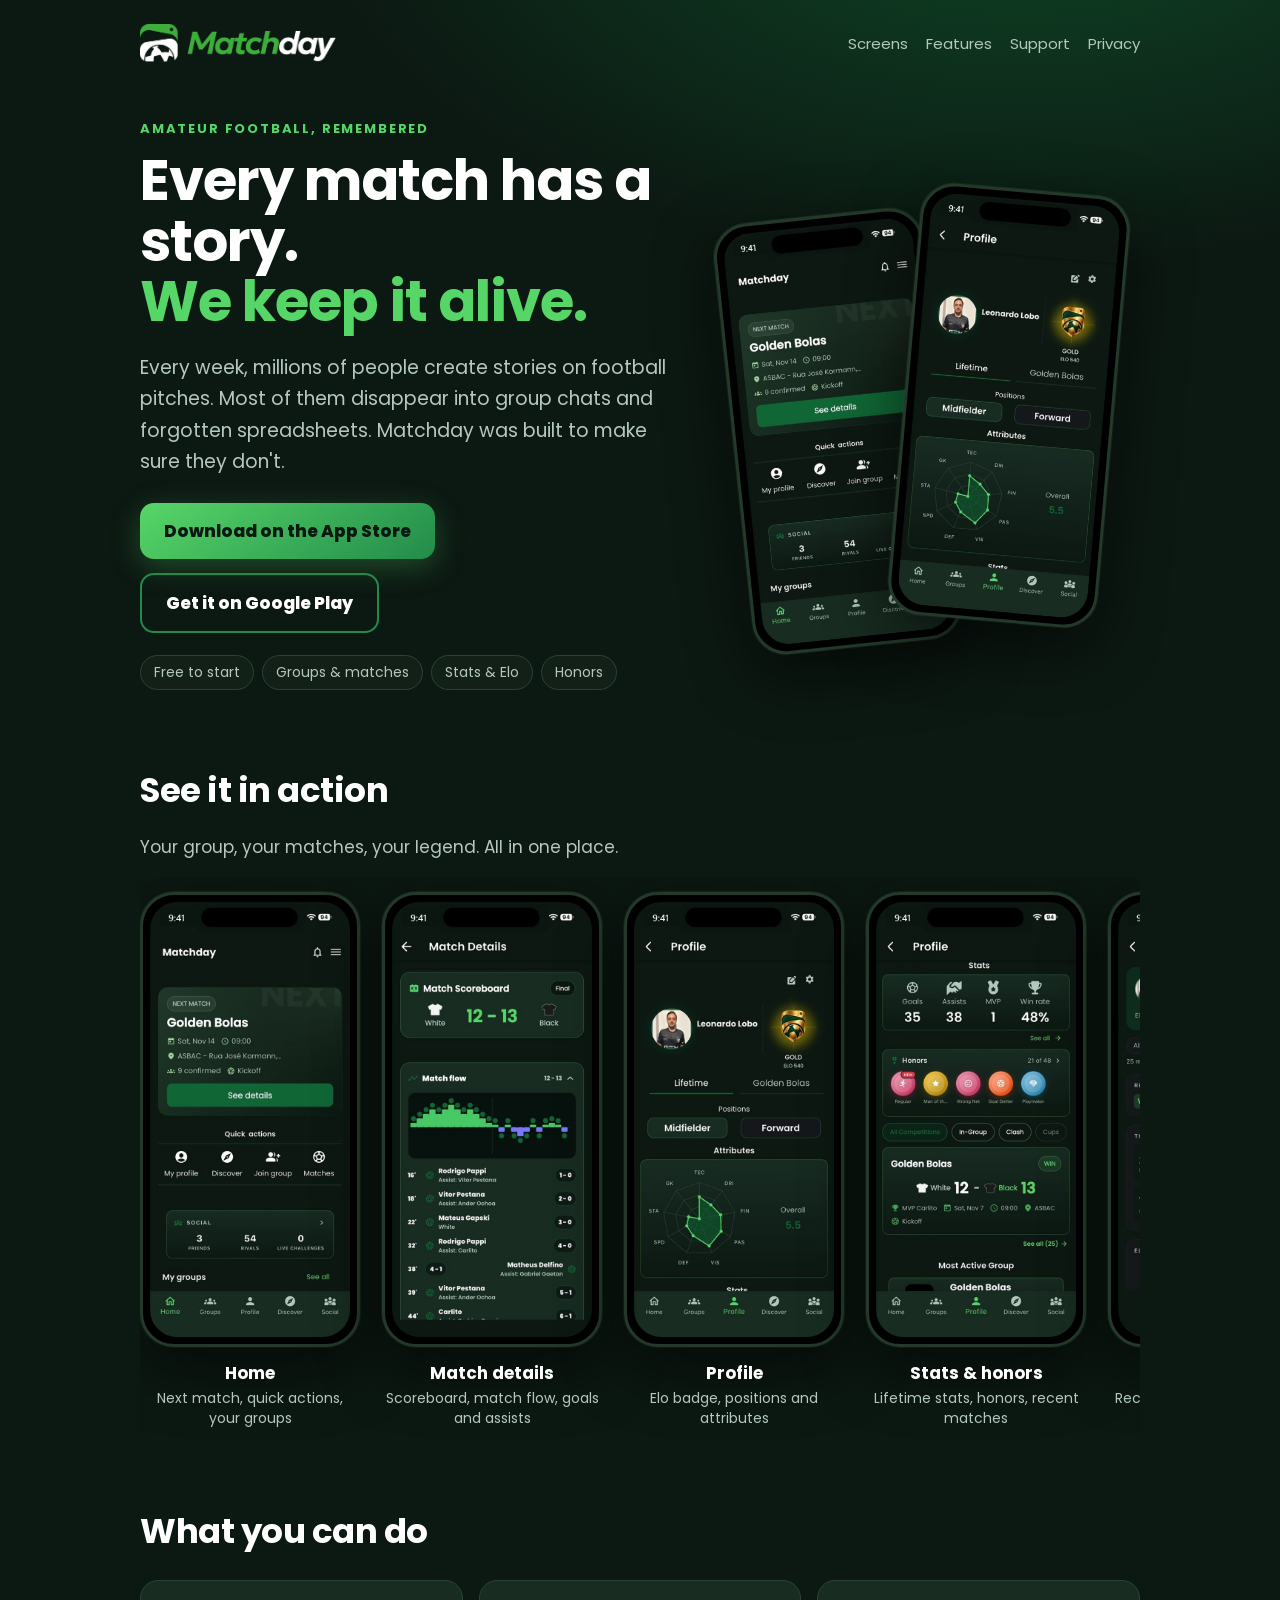
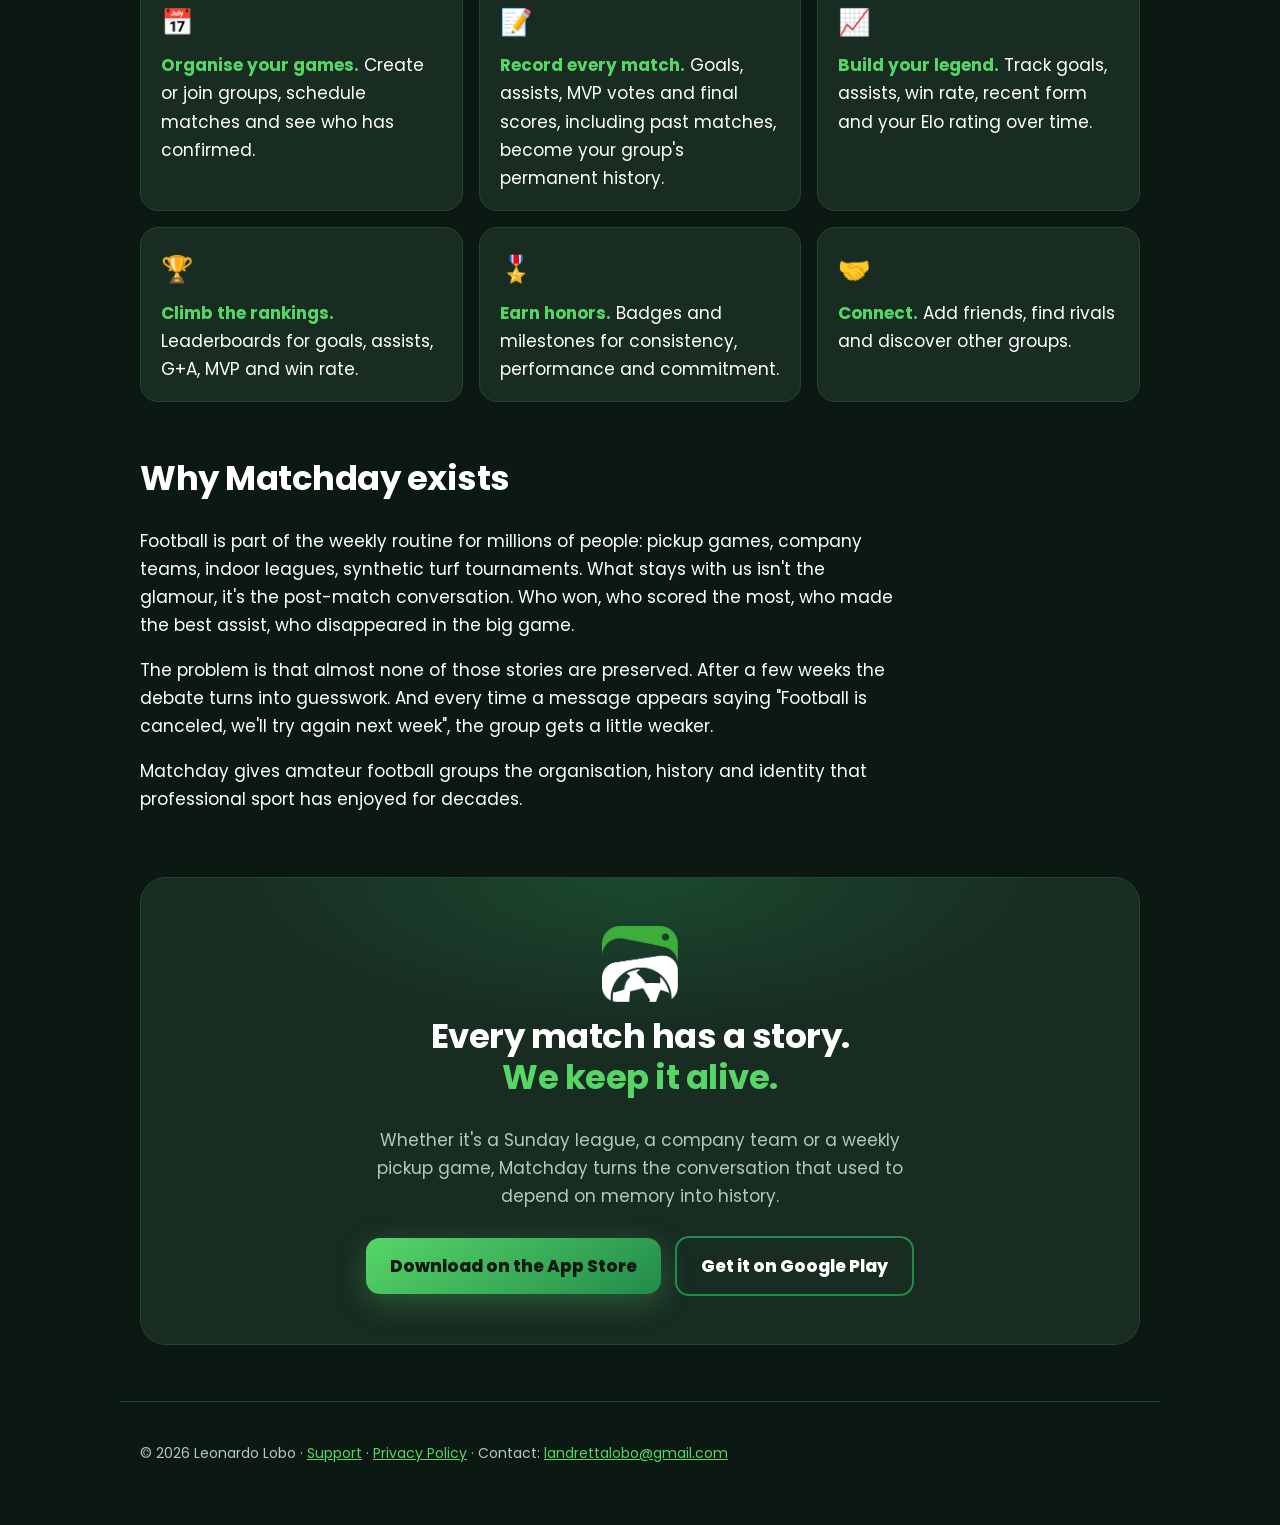
<file: index.html>
<!doctype html>
<html lang="en"><head><meta charset="utf-8"><meta name="viewport" content="width=device-width,initial-scale=1">
<title>Matchday: Amateur Football</title>
<meta name="description" content="Every match has a story. We keep it alive. Organise your games, record every match and build your football history.">
<meta name="theme-color" content="#0b140f">
<meta property="og:title" content="Matchday: Amateur Football">
<meta property="og:description" content="Every match has a story. We keep it alive.">
<meta property="og:image" content="https://loboleo1994.github.io/matchday/og-card.png">
<meta property="og:image:width" content="1200"><meta property="og:image:height" content="630">
<meta property="og:type" content="website"><meta property="og:url" content="https://loboleo1994.github.io/matchday/">
<meta name="twitter:card" content="summary_large_image"><meta name="twitter:image" content="https://loboleo1994.github.io/matchday/og-card.png">
<link rel="icon" type="image/png" href="icon.png"><link rel="apple-touch-icon" href="icon.png">
<link rel="preconnect" href="https://fonts.googleapis.com"><link rel="preconnect" href="https://fonts.gstatic.com" crossorigin>
<link href="https://fonts.googleapis.com/css2?family=Poppins:wght@400;500;600;700;800&display=swap" rel="stylesheet">
<link rel="stylesheet" href="style.css?v=4"></head><body>
<header class="site"><a class="brand" href="index.html"><img src="logo-horizontal.png" alt="Matchday" width="448" height="87"></a><nav><a href="#screens">Screens</a><a href="#features">Features</a><a href="support.html">Support</a><a href="privacy.html">Privacy</a></nav></header>
<main>

<section class="hero split">
  <div class="hero-copy">
    <p class="eyebrow">Amateur football, remembered</p>
    <h1>Every match has a story.<br><span>We keep it alive.</span></h1>
    <p class="lead">Every week, millions of people create stories on football pitches. Most of them disappear into group chats and forgotten spreadsheets. Matchday was built to make sure they don't.</p>
    <p class="cta"><a class="btn" href="https://apps.apple.com/us/app/matchday-amateur-football/id6829708307">Download on the App Store</a><a class="btn alt" href="https://play.google.com/store/apps/details?id=com.matchdayfootball.app">Get it on Google Play</a></p>
    <ul class="chips"><li>Free to start</li><li>Groups &amp; matches</li><li>Stats &amp; Elo</li><li>Honors</li></ul>
  </div>
  <div class="hero-art">
    <div class="phone tilt-l"><img src="shot6.jpg?v=2" alt="Matchday home screen" width="270" height="587"></div>
    <div class="phone tilt-r"><img src="shot5.jpg?v=2" alt="Matchday player profile with Elo badge" width="270" height="587"></div>
  </div>
</section>

<section id="screens">
  <h2>See it in action</h2>
  <p class="sub">Your group, your matches, your legend. All in one place.</p>
  <div class="gallery">
    <figure><div class="phone"><img loading="lazy" src="shot6.jpg?v=2" alt="Home screen" width="270" height="587"></div><figcaption>Home<small>Next match, quick actions, your groups</small></figcaption></figure>
    <figure><div class="phone"><img loading="lazy" src="shot7.jpg?v=2" alt="Match details" width="270" height="587"></div><figcaption>Match details<small>Scoreboard, match flow, goals and assists</small></figcaption></figure>
    <figure><div class="phone"><img loading="lazy" src="shot5.jpg?v=2" alt="Player profile" width="270" height="587"></div><figcaption>Profile<small>Elo badge, positions and attributes</small></figcaption></figure>
    <figure><div class="phone"><img loading="lazy" src="shot4.jpg?v=2" alt="Stats and honors" width="270" height="587"></div><figcaption>Stats &amp; honors<small>Lifetime stats, honors, recent matches</small></figcaption></figure>
    <figure><div class="phone"><img loading="lazy" src="shot1.jpg?v=2" alt="My performance" width="270" height="587"></div><figcaption>My performance<small>Recent form, win rate and Elo progression</small></figcaption></figure>
    <figure><div class="phone"><img loading="lazy" src="shot2.jpg?v=2" alt="Rankings" width="270" height="587"></div><figcaption>Rankings<small>Goals, assists, G+A, MVP and win rate</small></figcaption></figure>
    <figure><div class="phone"><img loading="lazy" src="shot3.jpg?v=2" alt="Honors" width="270" height="587"></div><figcaption>Honors<small>Badges for consistency and commitment</small></figcaption></figure>
  </div>
</section>

<section id="features">
  <h2>What you can do</h2>
  <div class="cards">
    <div class="card"><span class="ico">📅</span><b>Organise your games.</b> Create or join groups, schedule matches and see who has confirmed.</div>
    <div class="card"><span class="ico">📝</span><b>Record every match.</b> Goals, assists, MVP votes and final scores, including past matches, become your group's permanent history.</div>
    <div class="card"><span class="ico">📈</span><b>Build your legend.</b> Track goals, assists, win rate, recent form and your Elo rating over time.</div>
    <div class="card"><span class="ico">🏆</span><b>Climb the rankings.</b> Leaderboards for goals, assists, G+A, MVP and win rate.</div>
    <div class="card"><span class="ico">🎖️</span><b>Earn honors.</b> Badges and milestones for consistency, performance and commitment.</div>
    <div class="card"><span class="ico">🤝</span><b>Connect.</b> Add friends, find rivals and discover other groups.</div>
  </div>
</section>

<section class="story">
  <h2>Why Matchday exists</h2>
  <p>Football is part of the weekly routine for millions of people: pickup games, company teams, indoor leagues, synthetic turf tournaments. What stays with us isn't the glamour, it's the post-match conversation. Who won, who scored the most, who made the best assist, who disappeared in the big game.</p>
  <p>The problem is that almost none of those stories are preserved. After a few weeks the debate turns into guesswork. And every time a message appears saying "Football is canceled, we'll try again next week", the group gets a little weaker.</p>
  <p>Matchday gives amateur football groups the organisation, history and identity that professional sport has enjoyed for decades.</p>
</section>

<section class="band">
  <img class="band-icon" src="icon.png" alt="" width="668" height="668">
  <h2>Every match has a story.<br><span>We keep it alive.</span></h2>
  <p>Whether it's a Sunday league, a company team or a weekly pickup game, Matchday turns the conversation that used to depend on memory into history.</p>
  <p class="cta center"><a class="btn" href="https://apps.apple.com/us/app/matchday-amateur-football/id6829708307">Download on the App Store</a><a class="btn alt" href="https://play.google.com/store/apps/details?id=com.matchdayfootball.app">Get it on Google Play</a></p>
</section>

</main>
<footer>© 2026 Leonardo Lobo · <a href="support.html">Support</a> · <a href="privacy.html">Privacy Policy</a> · Contact: <a href="mailto:landrettalobo@gmail.com">landrettalobo@gmail.com</a></footer>
</body></html>
</file>
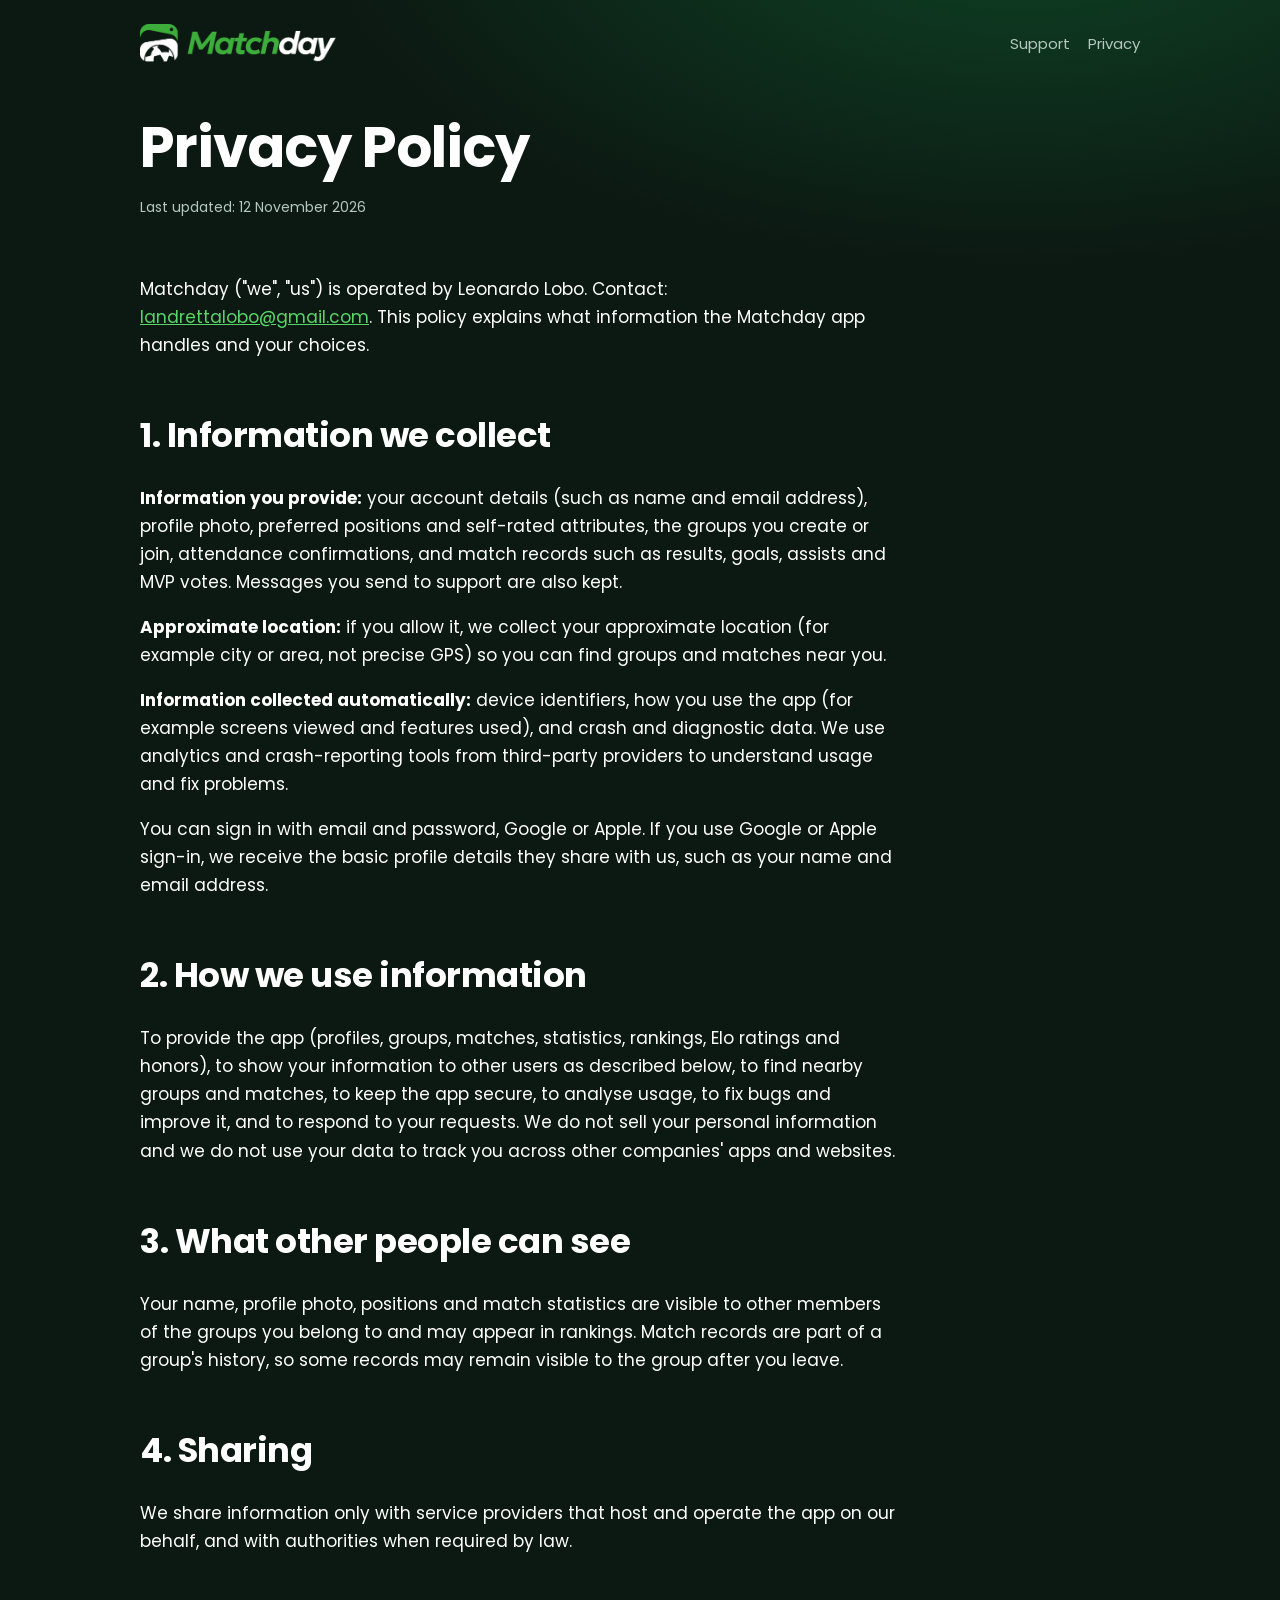
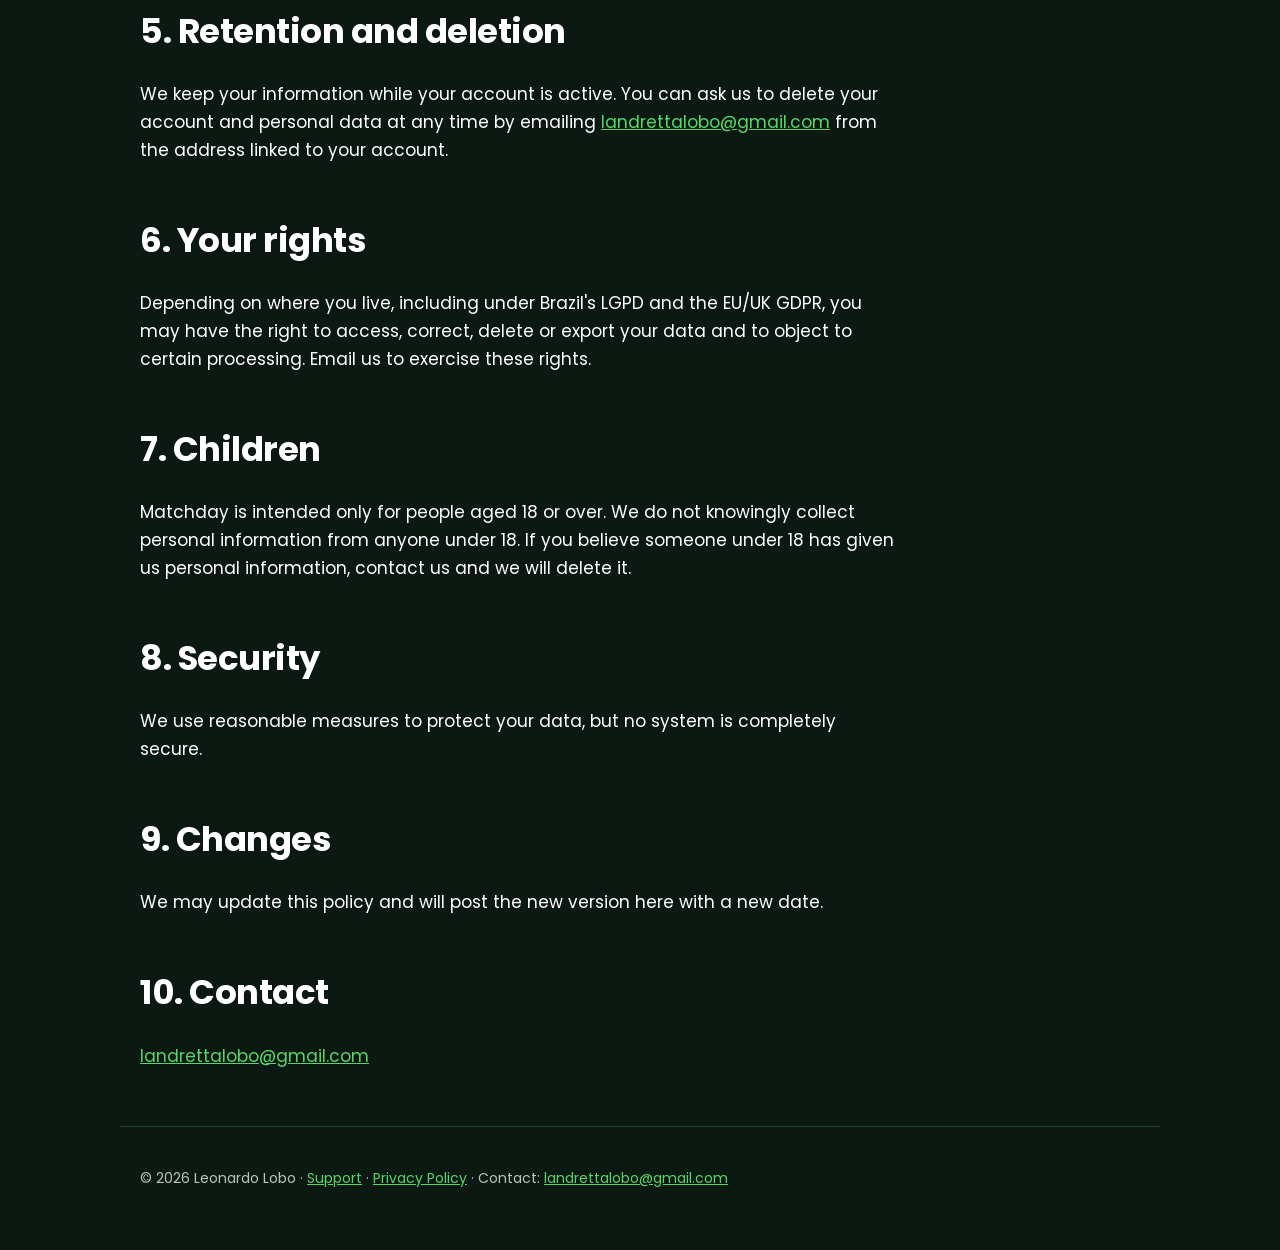
<file: privacy.html>
<!doctype html>
<html lang="en"><head><meta charset="utf-8"><meta name="viewport" content="width=device-width,initial-scale=1">
<title>Matchday Privacy Policy</title>
<meta name="description" content="Privacy policy for Matchday: Amateur Football.">
<link rel="icon" type="image/png" href="icon.png"><link rel="apple-touch-icon" href="icon.png">
<link rel="preconnect" href="https://fonts.googleapis.com"><link rel="preconnect" href="https://fonts.gstatic.com" crossorigin>
<link href="https://fonts.googleapis.com/css2?family=Poppins:wght@400;500;600;700;800&display=swap" rel="stylesheet">
<link rel="stylesheet" href="style.css?v=3"></head><body>
<header><a class="brand" href="index.html"><img src="logo-horizontal.png" alt="Matchday" width="448" height="87"></a><nav><a href="support.html">Support</a><a href="privacy.html">Privacy</a></nav></header>
<main>
<section class="hero"><h1>Privacy Policy</h1><p class="updated">Last updated: 12 November 2026</p></section>
<p>Matchday ("we", "us") is operated by Leonardo Lobo. Contact: <a href="mailto:landrettalobo@gmail.com">landrettalobo@gmail.com</a>. This policy explains what information the Matchday app handles and your choices.</p>

<h2>1. Information we collect</h2>
<p><b>Information you provide:</b> your account details (such as name and email address), profile photo, preferred positions and self-rated attributes, the groups you create or join, attendance confirmations, and match records such as results, goals, assists and MVP votes. Messages you send to support are also kept.</p>
<p><b>Approximate location:</b> if you allow it, we collect your approximate location (for example city or area, not precise GPS) so you can find groups and matches near you.</p>
<p><b>Information collected automatically:</b> device identifiers, how you use the app (for example screens viewed and features used), and crash and diagnostic data. We use analytics and crash-reporting tools from third-party providers to understand usage and fix problems.</p>
<p>You can sign in with email and password, Google or Apple. If you use Google or Apple sign-in, we receive the basic profile details they share with us, such as your name and email address.</p>

<h2>2. How we use information</h2>
<p>To provide the app (profiles, groups, matches, statistics, rankings, Elo ratings and honors), to show your information to other users as described below, to find nearby groups and matches, to keep the app secure, to analyse usage, to fix bugs and improve it, and to respond to your requests. We do not sell your personal information and we do not use your data to track you across other companies' apps and websites.</p>

<h2>3. What other people can see</h2>
<p>Your name, profile photo, positions and match statistics are visible to other members of the groups you belong to and may appear in rankings. Match records are part of a group's history, so some records may remain visible to the group after you leave.</p>

<h2>4. Sharing</h2>
<p>We share information only with service providers that host and operate the app on our behalf, and with authorities when required by law.</p>

<h2>5. Retention and deletion</h2>
<p>We keep your information while your account is active. You can ask us to delete your account and personal data at any time by emailing <a href="mailto:landrettalobo@gmail.com">landrettalobo@gmail.com</a> from the address linked to your account.</p>

<h2>6. Your rights</h2>
<p>Depending on where you live, including under Brazil's LGPD and the EU/UK GDPR, you may have the right to access, correct, delete or export your data and to object to certain processing. Email us to exercise these rights.</p>

<h2>7. Children</h2>
<p>Matchday is intended only for people aged 18 or over. We do not knowingly collect personal information from anyone under 18. If you believe someone under 18 has given us personal information, contact us and we will delete it.</p>

<h2>8. Security</h2>
<p>We use reasonable measures to protect your data, but no system is completely secure.</p>

<h2>9. Changes</h2>
<p>We may update this policy and will post the new version here with a new date.</p>

<h2>10. Contact</h2>
<p><a href="mailto:landrettalobo@gmail.com">landrettalobo@gmail.com</a></p>
</main>
<footer>© 2026 Leonardo Lobo · <a href="support.html">Support</a> · <a href="privacy.html">Privacy Policy</a> · Contact: <a href="mailto:landrettalobo@gmail.com">landrettalobo@gmail.com</a></footer>
</body></html>
</file>
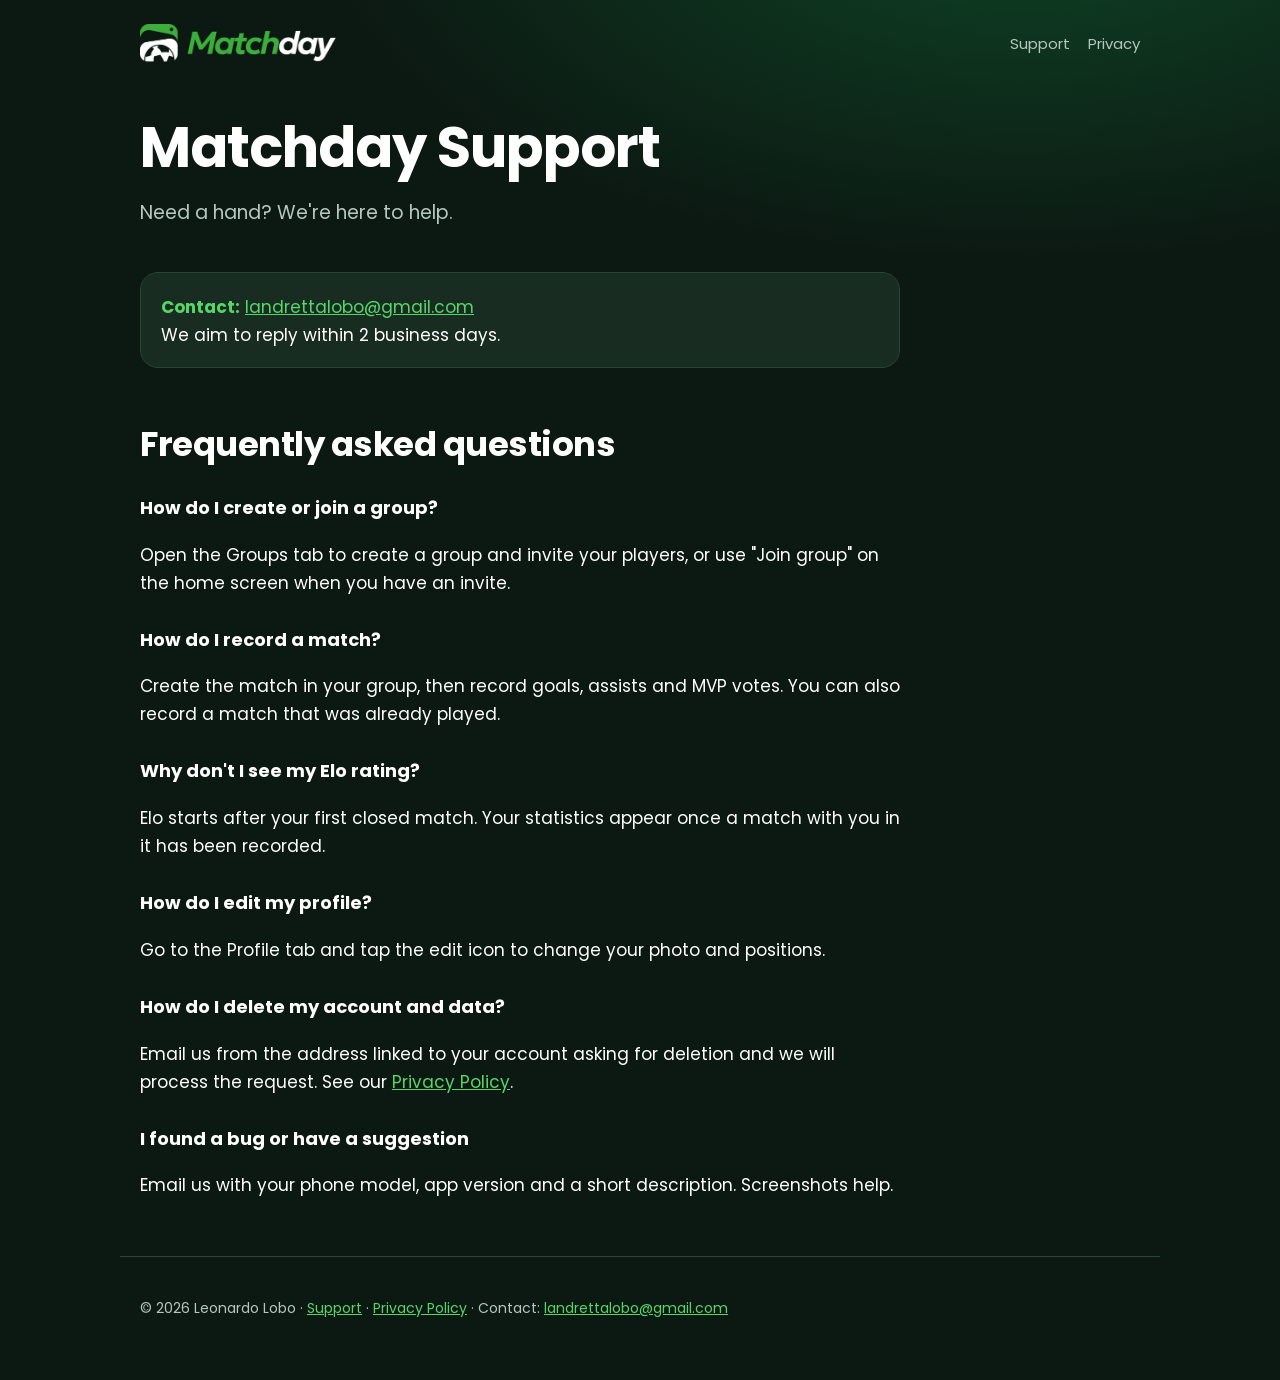
<file: support.html>
<!doctype html>
<html lang="en"><head><meta charset="utf-8"><meta name="viewport" content="width=device-width,initial-scale=1">
<title>Matchday Support</title>
<meta name="description" content="Get help with Matchday: Amateur Football.">
<link rel="icon" type="image/png" href="icon.png"><link rel="apple-touch-icon" href="icon.png">
<link rel="preconnect" href="https://fonts.googleapis.com"><link rel="preconnect" href="https://fonts.gstatic.com" crossorigin>
<link href="https://fonts.googleapis.com/css2?family=Poppins:wght@400;500;600;700;800&display=swap" rel="stylesheet">
<link rel="stylesheet" href="style.css?v=3"></head><body>
<header><a class="brand" href="index.html"><img src="logo-horizontal.png" alt="Matchday" width="448" height="87"></a><nav><a href="support.html">Support</a><a href="privacy.html">Privacy</a></nav></header>
<main>
<section class="hero"><h1>Matchday Support</h1><p class="lead">Need a hand? We're here to help.</p></section>
<div class="card"><b>Contact:</b> <a href="mailto:landrettalobo@gmail.com">landrettalobo@gmail.com</a><br>We aim to reply within 2 business days.</div>

<h2>Frequently asked questions</h2>
<h3>How do I create or join a group?</h3>
<p>Open the Groups tab to create a group and invite your players, or use "Join group" on the home screen when you have an invite.</p>
<h3>How do I record a match?</h3>
<p>Create the match in your group, then record goals, assists and MVP votes. You can also record a match that was already played.</p>
<h3>Why don't I see my Elo rating?</h3>
<p>Elo starts after your first closed match. Your statistics appear once a match with you in it has been recorded.</p>
<h3>How do I edit my profile?</h3>
<p>Go to the Profile tab and tap the edit icon to change your photo and positions.</p>
<h3>How do I delete my account and data?</h3>
<p>Email us from the address linked to your account asking for deletion and we will process the request. See our <a href="privacy.html">Privacy Policy</a>.</p>
<h3>I found a bug or have a suggestion</h3>
<p>Email us with your phone model, app version and a short description. Screenshots help.</p>
</main>
<footer>© 2026 Leonardo Lobo · <a href="support.html">Support</a> · <a href="privacy.html">Privacy Policy</a> · Contact: <a href="mailto:landrettalobo@gmail.com">landrettalobo@gmail.com</a></footer>
</body></html>
</file>
<file: style.css>
:root{--bg:#0C1812;--card:#182C22;--text:#FFFFFF;--muted:#B4C8BE;--green:#57D668;--green-d:#228B4B;--primary:#106634;--line:#264535}
*{box-sizing:border-box}
html{scroll-behavior:smooth}
body{margin:0;background:radial-gradient(1200px 600px at 80% -10%,rgba(16,102,52,.55) 0,transparent 60%),var(--bg);background-attachment:fixed;color:var(--text);font:17px/1.65 Poppins,Inter,-apple-system,BlinkMacSystemFont,"Segoe UI",Roboto,Helvetica,Arial,sans-serif}
a{color:var(--green)}
header.site,header,main,footer{max-width:1040px;margin:0 auto;padding-left:20px;padding-right:20px}
main{padding-left:20px;padding-right:20px}
header{padding-top:24px;display:flex;justify-content:space-between;align-items:center;flex-wrap:wrap;gap:10px}
.brand{display:flex;align-items:center}
.brand img{height:38px;width:auto;display:block}
nav a{margin-left:18px;text-decoration:none;color:var(--muted);font-size:15px}
nav a:hover{color:var(--green)}
.hero{padding:56px 0 24px}
.split{display:grid;grid-template-columns:1.1fr .9fr;gap:30px;align-items:center}
.eyebrow{color:var(--green);font-weight:700;font-size:13px;letter-spacing:.14em;text-transform:uppercase;margin:0 0 12px}
h1{font-size:clamp(34px,6vw,56px);line-height:1.08;margin:0 0 18px;letter-spacing:-1px}
h1 span,h2 span{color:var(--green)}
h2{margin-top:56px;font-size:clamp(26px,4vw,34px);line-height:1.2;letter-spacing:-.5px}
h3{margin-top:28px;font-size:18px}
.lead{color:var(--muted);font-size:19px}
.sub{color:var(--muted);margin-top:-6px}
.cta{display:flex;flex-wrap:wrap;align-items:center;gap:14px;margin:26px 0 0}
.cta.center{justify-content:center}
.btn{background:linear-gradient(145deg,var(--green),var(--green-d));color:#0C1812;font-weight:800;text-decoration:none;padding:14px 24px;border-radius:14px;box-shadow:0 8px 30px rgba(87,214,104,.28);transition:transform .15s}
.btn:hover{transform:translateY(-2px)}
.soon{color:var(--muted);font-size:15px}
.chips{list-style:none;display:flex;flex-wrap:wrap;gap:8px;padding:0;margin:22px 0 0}
.chips li{border:1px solid var(--line);background:rgba(20,36,26,.7);color:var(--muted);padding:5px 13px;border-radius:999px;font-size:14px}
.hero-art{position:relative;display:flex;justify-content:center;gap:0;min-height:430px}
.phone{background:#000;border:3px solid #24382b;border-radius:34px;padding:7px;box-shadow:0 20px 60px rgba(0,0,0,.55),0 0 0 1px rgba(87,214,104,.1);overflow:hidden}
.phone img{display:block;width:100%;height:auto;border-radius:27px}
.hero-art .phone{width:210px;position:absolute;top:0}
.tilt-l{left:6%;transform:rotate(-6deg) translateY(26px)}
.tilt-r{right:6%;transform:rotate(5deg)}
.updated{color:var(--muted);font-size:14px}
.gallery{display:flex;gap:22px;overflow-x:auto;padding:14px 4px 26px;scroll-snap-type:x mandatory;-webkit-overflow-scrolling:touch}
.gallery figure{margin:0;flex:0 0 220px;scroll-snap-align:start}
.gallery figcaption{margin-top:12px;font-weight:700;text-align:center}
.gallery figcaption small{display:block;color:var(--muted);font-weight:400;font-size:14px;line-height:1.4;margin-top:2px}
.gallery::-webkit-scrollbar{height:8px}.gallery::-webkit-scrollbar-thumb{background:var(--line);border-radius:8px}
.cards{display:grid;grid-template-columns:repeat(auto-fit,minmax(280px,1fr));gap:16px;margin:22px 0}
.card{background:var(--card);border:1px solid var(--line);border-radius:18px;padding:20px 20px 18px}
.card b{color:var(--green)}
.card .ico{display:block;font-size:26px;margin-bottom:8px}
.story{max-width:760px}
.band{margin:64px 0 10px;text-align:center;padding:48px 24px;border:1px solid var(--line);border-radius:26px;background:radial-gradient(600px 220px at 50% 0,rgba(34,139,75,.30),transparent 70%),var(--card)}
.band h2{margin-top:0}
.band p{color:var(--muted);max-width:560px;margin-left:auto;margin-right:auto}
/* inner pages */
main>p,main>h2,main>h3,main>ul,main>div.card,main>section.hero:not(.split){max-width:760px}
footer{padding:40px 20px 60px;color:var(--muted);font-size:14px;border-top:1px solid var(--line);margin-top:56px}
@media (max-width:760px){
  .split{grid-template-columns:1fr}
  .hero-art{min-height:380px;order:2}
  .hero-art .phone{width:180px}
  nav a{margin-left:12px}
  nav a[href="#screens"],nav a[href="#features"]{display:none}
}
.band-icon{width:76px;height:76px;display:block;margin:0 auto 14px}
.btn.alt{background:transparent;color:var(--text);border:2px solid var(--green-d);box-shadow:none}
.btn.alt:hover{border-color:var(--green)}
</file>
